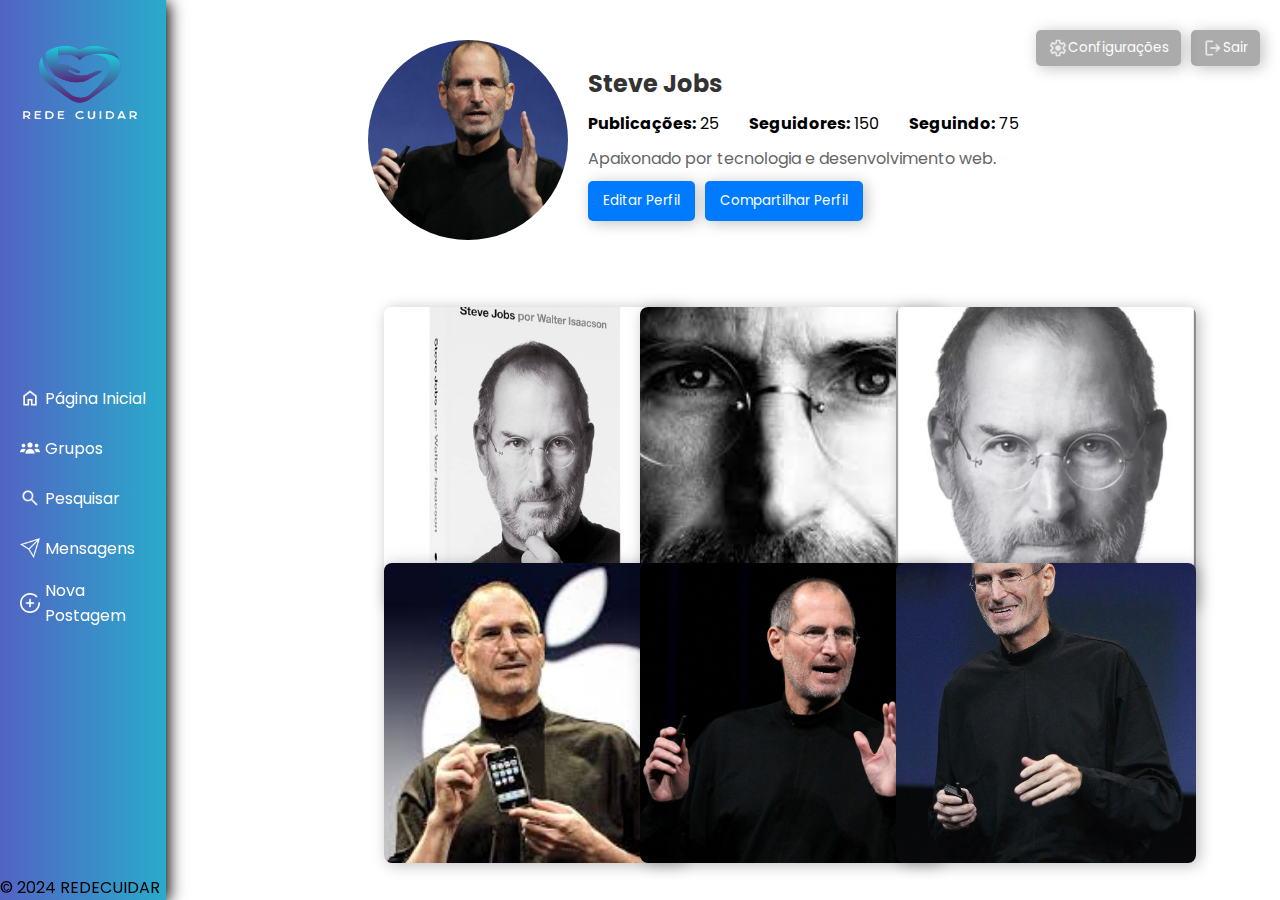
<file: index.html>
<!DOCTYPE html>
<html lang="PT-BR">

<head>
    <meta charset="UTF-8">
    <meta name="viewport" content="width=device-width, initial-scale=1.0">
    <title>Document</title>
    <link rel="stylesheet" href="style.css">
    <link rel="preconnect" href="https://fonts.googleapis.com">
    <link rel="preconnect" href="https://fonts.gstatic.com" crossorigin>
    <link
        href="https://fonts.googleapis.com/css2?family=Poppins:ital,wght@0,100;0,200;0,300;0,400;0,500;0,600;0,700;0,800;0,900;1,100;1,200;1,300;1,400;1,500;1,600;1,700;1,800;1,900&display=swap"
        rel="stylesheet">
</head>

<body>

    <body>

        <div class="FeedPessoal">
            <div class="container">
                <!-- Barra lateral -->
                <div class="sidebar">
                    <div class="logo"><img class="LogoImg" src="./imagens/Logo.png" alt="REDECUIDA">

                    </div>

                    <div class="BarraLateral">
                        <nav class="menu">
                            <ul>

                                <li class="EnviarMensagem">
                                    <img class="EnviarMensagemImg" src="./imagens/Home.png" alt="Enviar mensagem">
                                    Página Inicial
                                </li>
                                <li class="EnviarMensagem">
                                    <img class="EnviarMensagemImg" src="./imagens/grupo.png" alt="Enviar mensagem">
                                    Grupos
                                </li>
                                <li class="EnviarMensagem">
                                    <img class="EnviarMensagemImg" src="./imagens/Busca.png" alt="Enviar mensagem">
                                    Pesquisar
                                </li>
                                <li class="EnviarMensagem">
                                    <img class="EnviarMensagemImg" src="./imagens/mensagem.png" alt="Enviar mensagem">
                                    Mensagens
                                </li>
                                <li class="EnviarMensagem">
                                    <img class="EnviarMensagemImg" src="./imagens/novapostagem.png" alt="Nova Postagem">
                                    Nova Postagem
                                </li>
                            </ul>
                        </nav>


                    </div>

                    <footer>© 2024 REDECUIDAR</footer>

                </div>


                <!-- Conteúdo principal -->
                <div class="main-content">
                    <div class="header">
                        <button class="settings"> <img src="./imagens/Config.png" alt="Configurações">
                            Configurações</button>
                        <button class="logout"> <img src="./imagens/Logout.png" alt="Sair">Sair</button>
                    </div>
                    <!-- Parte com foto de perfil e postagens -->

                    <div class="profile-container">
                        <div class="profile-picture">
                            <img class="Perfil" src="./imagens/pergil.webp" alt="Foto de Perfil">
                        </div>
                        <div class="profile-info">
                            <div class="username">Steve Jobs</div><div class="stats">
                                <div><strong>Publicações:</strong> 25</div>
                                <div><strong>Seguidores:</strong> 150</div>
                                <div><strong>Seguindo:</strong> 75</div>
                            </div>
                            <div class="bio">Apaixonado por tecnologia e desenvolvimento web.</div>
                            <div class="buttons">
                                <button class="edit-profile">Editar Perfil</button>
                                <button class="share-profile">Compartilhar Perfil</button>
                            </div>
                        </div>
                    </div>
                </div>
            </div>


            <div class="feed">
                <div class="post">
                    <img src="./imagens/post1.jpg" alt="Post 1">
                </div>
                <div class="post">
                    <img src="./imagens/post2.jfif" alt="Post 2">
                </div>
                <div class="post">
                    <img src="./imagens/post3.avif" alt="Post 3">
                </div>
                <div class="post">
                    <img src="./imagens/post4.jfif" alt="Post 4">
                </div>
                <div class="post">
                    <img src="./imagens/post5.jpg" alt="Post 5">
                </div>
                <div class="post">
                    <img src="./imagens/post6.jpg" alt="Post 6">
                </div>
            </div>
        </div>

    </body>

</html>
</file>
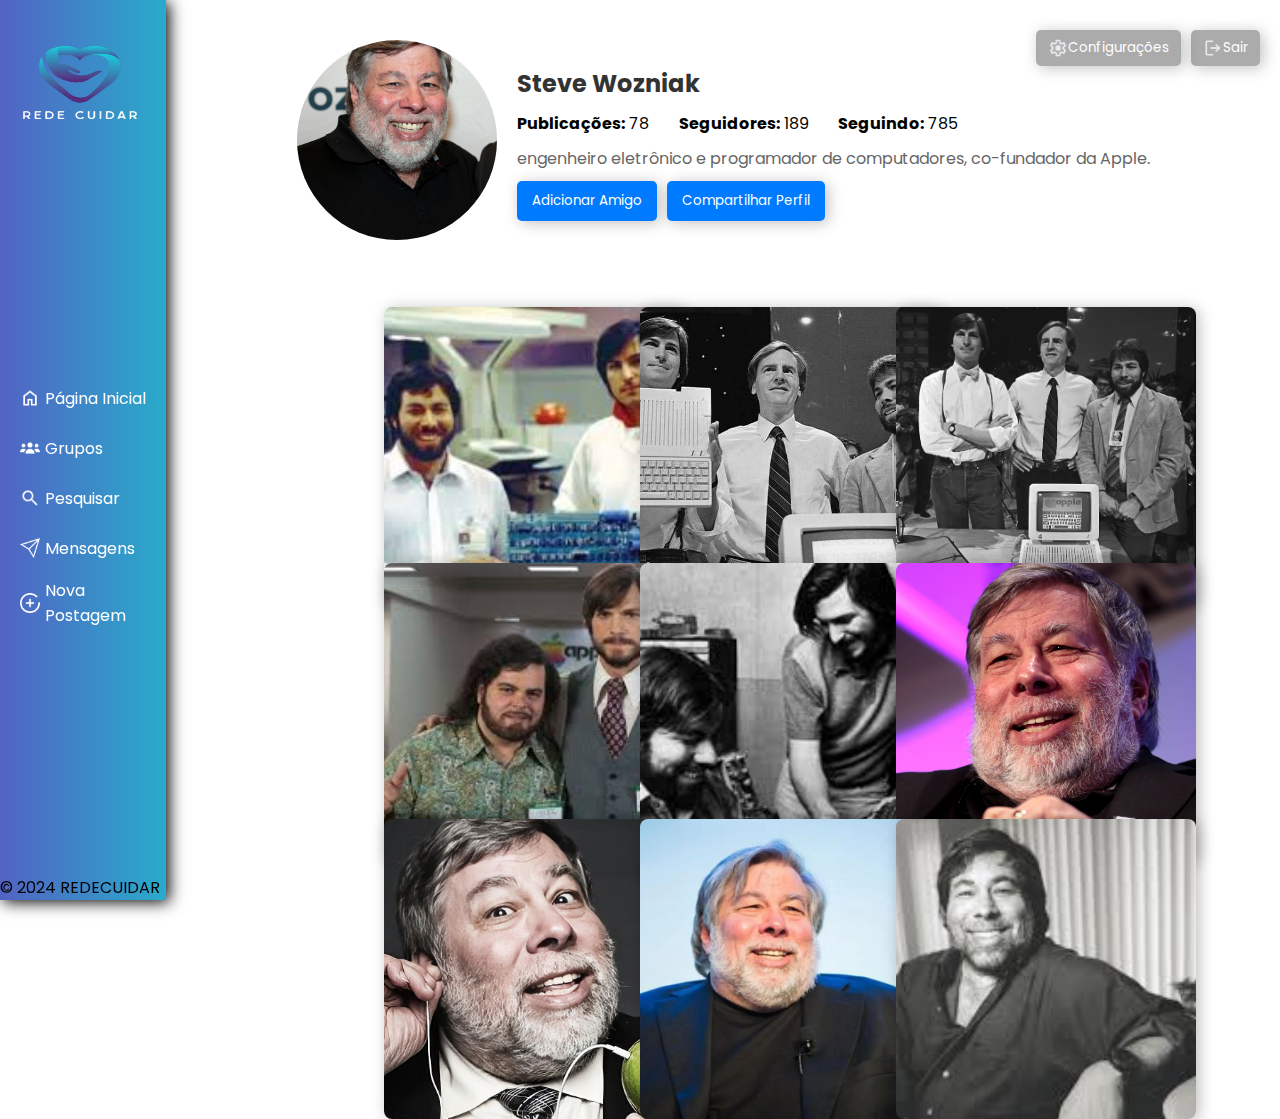
<file: perfilamigo.html>
<!DOCTYPE html>
<html lang="PT-BR">

<head>
    <meta charset="UTF-8">
    <meta name="viewport" content="width=device-width, initial-scale=1.0">
    <title>Document</title>
    <link rel="stylesheet" href="style.css">
    <link rel="preconnect" href="https://fonts.googleapis.com">
    <link rel="preconnect" href="https://fonts.gstatic.com" crossorigin>
    <link
        href="https://fonts.googleapis.com/css2?family=Poppins:ital,wght@0,100;0,200;0,300;0,400;0,500;0,600;0,700;0,800;0,900;1,100;1,200;1,300;1,400;1,500;1,600;1,700;1,800;1,900&display=swap"
        rel="stylesheet">
</head>

<body>

    <body>

        <div class="FeedPessoal">
            <div class="container">
                <!-- Barra lateral -->
                <div class="sidebar">
                    <div class="logo"><img class="LogoImg" src="./imagens/Logo.png" alt="REDECUIDA">

                    </div>

                    <div class="BarraLateral">
                        <nav class="menu">
                            <ul>

                                <li class="EnviarMensagem">
                                    <img class="EnviarMensagemImg" src="./imagens/Home.png" alt="Enviar mensagem">
                                    Página Inicial
                                </li>
                                <li class="EnviarMensagem">
                                    <img class="EnviarMensagemImg" src="./imagens/grupo.png" alt="Enviar mensagem">
                                    Grupos
                                </li>
                                <li class="EnviarMensagem">
                                    <img class="EnviarMensagemImg" src="./imagens/Busca.png" alt="Enviar mensagem">
                                    Pesquisar
                                </li>
                                <li class="EnviarMensagem">
                                    <img class="EnviarMensagemImg" src="./imagens/mensagem.png" alt="Enviar mensagem">
                                    Mensagens
                                </li>
                                <li class="EnviarMensagem">
                                    <img class="EnviarMensagemImg" src="./imagens/novapostagem.png" alt="Nova Postagem">
                                    Nova Postagem
                                </li>
                            </ul>
                        </nav>


                    </div>

                    <footer>© 2024 REDECUIDAR</footer>

                </div>


                <!-- Conteúdo principal -->
                <div class="main-content">
                    <div class="header">
                        <button class="settings"> <img src="./imagens/Config.png" alt="Configurações">
                            Configurações</button>
                        <button class="logout"> <img src="./imagens/Logout.png" alt="Sair">Sair</button>
                    </div>
                    <!-- Parte com foto de perfil e postagens -->

                    <div class="profile-container">
                        <div class="profile-picture">
                            <img class="Perfil" src="./imagens/perfilamigo.jpg" alt="Foto de Perfil">
                        </div>
                        <div class="profile-info">
                            <div class="username">Steve Wozniak</div>
                            
                            <div class="stats">
                                <div><strong>Publicações:</strong> 78</div>
                                <div><strong>Seguidores:</strong> 189</div>
                                <div><strong>Seguindo:</strong> 785</div>
                            </div>
                            <div class="bio">engenheiro eletrônico e programador de computadores, co-fundador da Apple.</div>
                            <div class="buttons">
                                <button class="edit-profile">Adicionar Amigo</button>
                                <button class="share-profile">Compartilhar Perfil</button>
                            </div>
                        </div>
                    </div>
                </div>
            </div>


            <div class="feed">
                <div class="post">
                    <img src="./imagens/Perfil Amigo/foto1.jfif" alt="Post 1">
                </div>
                <div class="post">
                    <img src="./imagens/Perfil Amigo/foto2.jpg" alt="Post 2">
                </div>
                <div class="post">
                    <img src="./imagens/Perfil Amigo/foto3.webp" alt="Post 3">
                </div>
                <div class="post">
                    <img src="./imagens/Perfil Amigo/foto4.jfif" alt="Post 4">
                </div>
                <div class="post">
                    <img src="./imagens/Perfil Amigo/foto5.jfif" alt="Post 5">
                </div>
                <div class="post">
                    <img src="./imagens/Perfil Amigo/foto7.jpg" alt="Post 6">
                </div>
                <div class="post">
                    <img src="./imagens/Perfil Amigo/foto8.jpg" alt="Post 4">
                </div>
                <div class="post">
                    <img src="./imagens/Perfil Amigo/foto9.jpeg" alt="Post 5">
                </div>
                <div class="post">
                    <img src="./imagens/Perfil Amigo/foto6.jfif" alt="Post 6">
                </div>
            </div>
        </div>

    </body>

</html>
</file>
<file: style.css>
* {
    font-family: 'Poppins', sans-serif;
    /* Define Poppins como fonte padrão */
    padding: 0;
    margin: 0;
    box-sizing: border-box; /* Inclui padding e border no cálculo da largura e altura */
    
}

ul {
    list-style-type: none;
    /* Remove os marcadores */
    padding: 15px;
}

li {
    display: flex;
    /* Usando flexbox */
    align-items: center;
    /* Centraliza verticalmente */
    margin: 10px 0;
    /* Espaço entre os itens */
}


.container {
    display: flex;
    
}

.sidebar {
    position: fixed;
    height: 100%;
    width: 13%;
    background-color: #d3e3e9;
    display: flex;
    flex-direction: column;
    justify-content: space-between;
    box-shadow: 3px 2px 15px black;
}

.main-content {
    width: 100%;
    margin-left: 13%;
    padding: 20px;
    display: flex;
    justify-content: center;
    /* Para centralizar */
    align-items: flex-start;
}

.EnviarMensagem {
    color: white;
}

.EnviarMensagemImg {
    margin-right: 10px;
    /* Espaço entre a imagem e o texto */
    width: 30px;
    /* Ajuste o tamanho da imagem conforme necessário */
    height: auto;
    /* Mantém a proporção da imagem */
    filter: brightness(0) invert(1);
    /* Torna a imagem branca */
    margin: 5px 0px;
    padding: 5px;
}

.sidebar {
    background: linear-gradient(to right, #5263C4, #29ABCB);
}

.LogoImg {

    width: 200px;
    /* Ajuste o tamanho da imagem conforme necessário */
    height: auto;
    /* Mantém a proporção da imagem */

}

.logo {
    display: flex;
    /* Usando flexbox */
    align-items: center;
    /* Centraliza verticalmente */
    margin-top: 20%;
    /* Espaço entre os itens */
    color: white;
    margin-left: 13%;

}

.logo img{
    width: 80%;
    height: 80%;
}


.profile-container {
    display: flex;
    /* Alinha os itens em linha */
    align-items: center;
    /* Centraliza verticalmente */
    padding: 20px;
    /* Preenchimento interno */

}

.profile-picture {
    flex: 0 0 auto;
    /* Não permite que a imagem cresça */
    margin-right: 20px;
    /* Espaço entre a imagem e as informações */
}

.Perfil {
    width: 200px;
    /* Largura da imagem */
    height: 200px;
    /* Altura da imagem */
    border-radius: 50%;
    /* Faz a imagem ficar circular */
    object-fit: cover; /* Faz a imagem preencher o contêiner mantendo a proporção */
}

.profile-info {
    flex: 1;
    /* Permite que as informações ocupem o espaço restante */
}

.username {
    font-size: 1.5em; /* Tamanho da fonte */
    font-weight: bold; /* Negrito */
    margin-bottom: 10px; /* Espaço abaixo do nome */
    color: #333; /* Cor do texto, ajuste conforme necessário */
    
}

.stats {
    display: flex;
    /* Alinha os stats em linha */
    /* justify-content: space-between; */
    /* Espaço igual entre os itens */
    margin-bottom: 10px;
    /* Espaço abaixo dos stats */
    margin-right: 30px;
}

.stats div {    margin-right: 30px;

}

.bio {
    margin-top: 10px;
    /* Espaço acima da biografia */
    color: #666;
    /* Cor da biografia */
}

.header {
    display: flex;
    /* Alinha os botões em linha */
    justify-content: flex-end;
    /* Alinha os botões à direita */
    position: absolute;
    /* Para posicionar em relação ao contêiner pai */
    top: 20px;
    /* Distância do topo */
    right: 20px;
    /* Distância da direita */
    margin-bottom: 10px;
    /* Espaço abaixo dos botões */
}


.header button {
    margin-left: 10px;
    /* Espaço entre os botões */
}

.settings,
.logout {

    display: flex;
    /* Usando flexbox */
    align-items: center;
    /* Centraliza verticalmente */
    margin: 10px 0;
    /* Espaço entre os itens */
    padding: 8px 12px;
    /* Preenchimento interno dos botões */
    border: none;
    /* Remove borda padrão */
    border-radius: 5px;
    /* Cantos arredondados */
    cursor: pointer;
    /* Muda o cursor ao passar o mouse */
    background-color: #00000054;
    /* Cor de fundo */
    color: white;
    /* Cor do texto */
    transition: background-color 0.3s;
    /* Efeito de transição */
}

.settings:hover,
.logout:hover {
    background-color: #5a6268;
    /* Cor ao passar o mouse */
}

.buttons {
    display: flex;
    /* Alinha os botões em linha */
    gap: 10px;
    /* Espaço entre os botões */
    margin-top: 10px;
    /* Espaço acima dos botões */
}

button {
    padding: 10px 15px;
    /* Preenchimento interno dos botões */
    border: none;
    /* Remove borda padrão */
    border-radius: 5px;
    /* Cantos arredondados */
    cursor: pointer;
    /* Muda o cursor ao passar o mouse */
    background-color: #007bff;
    /* Cor de fundo */
    color: white;
    /* Cor do texto */
    transition: background-color 0.3s;
    /* Efeito de transição */
    box-shadow: 3px 2px 15px rgba(0, 0, 0, 0.247);
}

button:hover {
    background-color: #0056b3;
    /* Cor ao passar o mouse */
}

.settings img {

    width: 20px;
    height: 20px;
}

.logout img {
    width: 20px;
    height: 20px;
}

.feed {
    display: grid; /* Usando grid para layout */
    grid-template-columns: repeat(3, 1fr); /* 3 colunas de largura igual */
    margin-top: 20px; /* Espaço acima do feed */
    margin-left: 30%;
    width: 60%;

}

.post {
    width: 100%; /* Faz o post ocupar toda a largura da coluna */
    padding-top: 100%; /* Mantém a proporção 1:1 (quadrada) */
    position: relative; /* Para posicionar a imagem dentro do post */
}

.post img {
    position: absolute; /* Faz a imagem se ajustar ao tamanho do contêiner */
    top: 0; /* Alinha a imagem ao topo */
    left: 0; /* Alinha a imagem à esquerda */
    width: 300px; 
    height: 300px; 
    object-fit: cover; /* Faz a imagem preencher o contêiner mantendo a proporção */
    border-radius: 8px; /* Cantos arredondados nas imagens */
    box-shadow: 3px 2px 15px rgba(0, 0, 0, 0.267);
}

footer{
    font-size: 100%;
}
</file>
